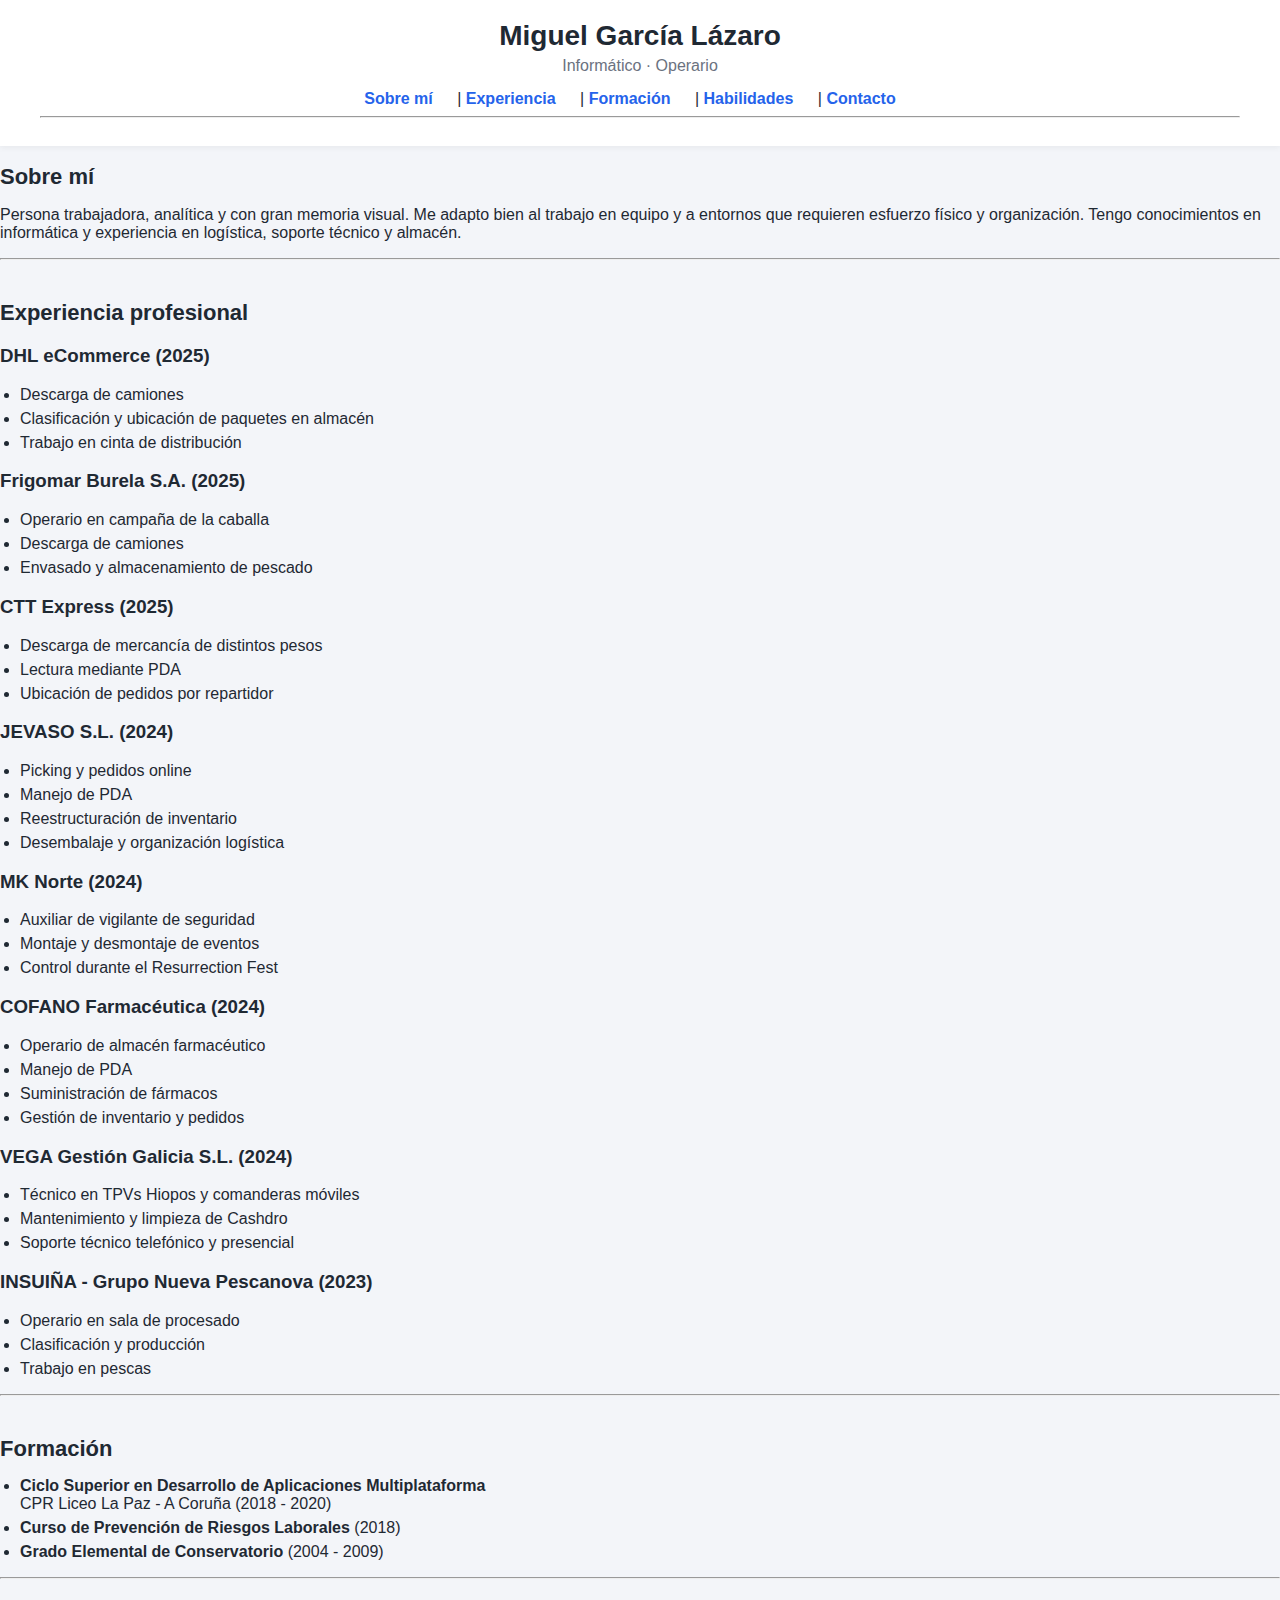
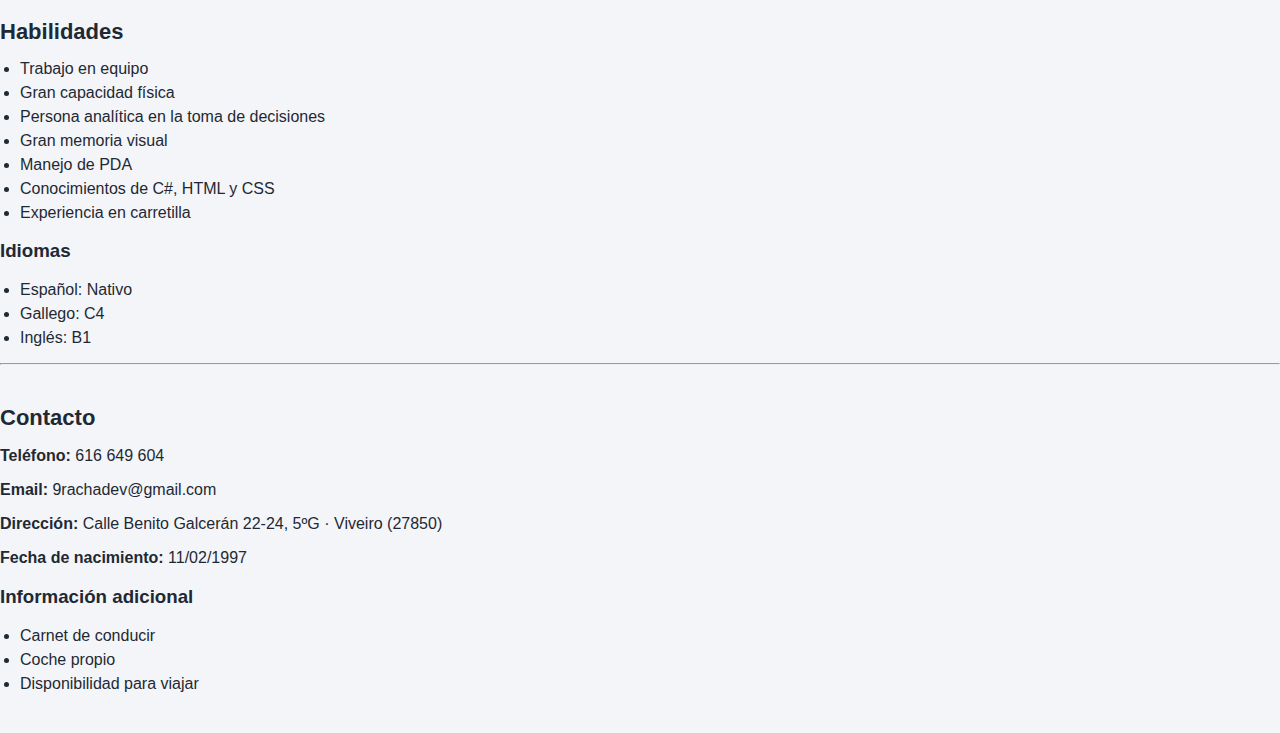
<file: CURRICULUM WEB/Index.html>
<!DOCTYPE html>
<html lang="es">
<head>
    <meta charset="UTF-8">
    <title>Currículum - Miguel García Lázaro</title>
    <!-- ENLACE AL CSS -->
    <link rel="stylesheet" href="style.css">
</head>
<body>

    <!-- CABECERA -->
    <header>
        <h1>Miguel García Lázaro</h1>
        <p>Informático · Operario</p>

        <nav>
            <a href="#sobre-mi">Sobre mí</a> |
            <a href="#experiencia">Experiencia</a> |
            <a href="#formacion">Formación</a> |
            <a href="#habilidades">Habilidades</a> |
            <a href="#contacto">Contacto</a>
        </nav>
        <hr>
    </header>

    <!-- SOBRE MI -->
    <section id="sobre-mi">
        <h2>Sobre mí</h2>

        <p>
            Persona trabajadora, analítica y con gran memoria visual.
            Me adapto bien al trabajo en equipo y a entornos que requieren
            esfuerzo físico y organización. Tengo conocimientos en informática
            y experiencia en logística, soporte técnico y almacén.
        </p>
        <hr>
    </section>

    <!-- EXPERIENCIA -->
    <section id="experiencia">
        <h2>Experiencia profesional</h2>

        <h3>DHL eCommerce (2025)</h3>
        <ul>
            <li>Descarga de camiones</li>
            <li>Clasificación y ubicación de paquetes en almacén</li>
            <li>Trabajo en cinta de distribución</li>
        </ul>

        <h3>Frigomar Burela S.A. (2025)</h3>
        <ul>
            <li>Operario en campaña de la caballa</li>
            <li>Descarga de camiones</li>
            <li>Envasado y almacenamiento de pescado</li>
        </ul>

        <h3>CTT Express (2025)</h3>
        <ul>
            <li>Descarga de mercancía de distintos pesos</li>
            <li>Lectura mediante PDA</li>
            <li>Ubicación de pedidos por repartidor</li>
        </ul>

        <h3>JEVASO S.L. (2024)</h3>
        <ul>
            <li>Picking y pedidos online</li>
            <li>Manejo de PDA</li>
            <li>Reestructuración de inventario</li>
            <li>Desembalaje y organización logística</li>
        </ul>

        <h3>MK Norte (2024)</h3>
        <ul>
            <li>Auxiliar de vigilante de seguridad</li>
            <li>Montaje y desmontaje de eventos</li>
            <li>Control durante el Resurrection Fest</li>
        </ul>

        <h3>COFANO Farmacéutica (2024)</h3>
        <ul>
            <li>Operario de almacén farmacéutico</li>
            <li>Manejo de PDA</li>
            <li>Suministración de fármacos</li>
            <li>Gestión de inventario y pedidos</li>
        </ul>

        <h3>VEGA Gestión Galicia S.L. (2024)</h3>
        <ul>
            <li>Técnico en TPVs Hiopos y comanderas móviles</li>
            <li>Mantenimiento y limpieza de Cashdro</li>
            <li>Soporte técnico telefónico y presencial</li>
        </ul>

        <h3>INSUIÑA - Grupo Nueva Pescanova (2023)</h3>
        <ul>
            <li>Operario en sala de procesado</li>
            <li>Clasificación y producción</li>
            <li>Trabajo en pescas</li>
        </ul>

        <hr>
    </section>

    <!-- FORMACION -->
    <section id="formacion">
        <h2>Formación</h2>

        <ul>
            <li>
                <strong>Ciclo Superior en Desarrollo de Aplicaciones Multiplataforma</strong><br>
                CPR Liceo La Paz - A Coruña (2018 - 2020)
            </li>
            <li>
                <strong>Curso de Prevención de Riesgos Laborales</strong> (2018)
            </li>
            <li>
                <strong>Grado Elemental de Conservatorio</strong> (2004 - 2009)
            </li>
        </ul>

        <hr>
    </section>

    <!-- HABILIDADES -->
    <section id="habilidades">
        <h2>Habilidades</h2>

        <ul>
            <li>Trabajo en equipo</li>
            <li>Gran capacidad física</li>
            <li>Persona analítica en la toma de decisiones</li>
            <li>Gran memoria visual</li>
            <li>Manejo de PDA</li>
            <li>Conocimientos de C#, HTML y CSS</li>
            <li>Experiencia en carretilla</li>
        </ul>

        <h3>Idiomas</h3>
        <ul>
            <li>Español: Nativo</li>
            <li>Gallego: C4</li>
            <li>Inglés: B1</li>
        </ul>

        <hr>
    </section>

    <!-- CONTACTO -->
    <section id="contacto">
        <h2>Contacto</h2>

        <p><strong>Teléfono:</strong> 616 649 604</p>
        <p><strong>Email:</strong> 9rachadev@gmail.com</p>
        <p><strong>Dirección:</strong> Calle Benito Galcerán 22-24, 5ºG · Viveiro (27850)</p>
        <p><strong>Fecha de nacimiento:</strong> 11/02/1997</p>

        <h3>Información adicional</h3>
        <ul>
            <li>Carnet de conducir</li>
            <li>Coche propio</li>
            <li>Disponibilidad para viajar</li>
        </ul>
    </section>

</body>
</html>
</file>
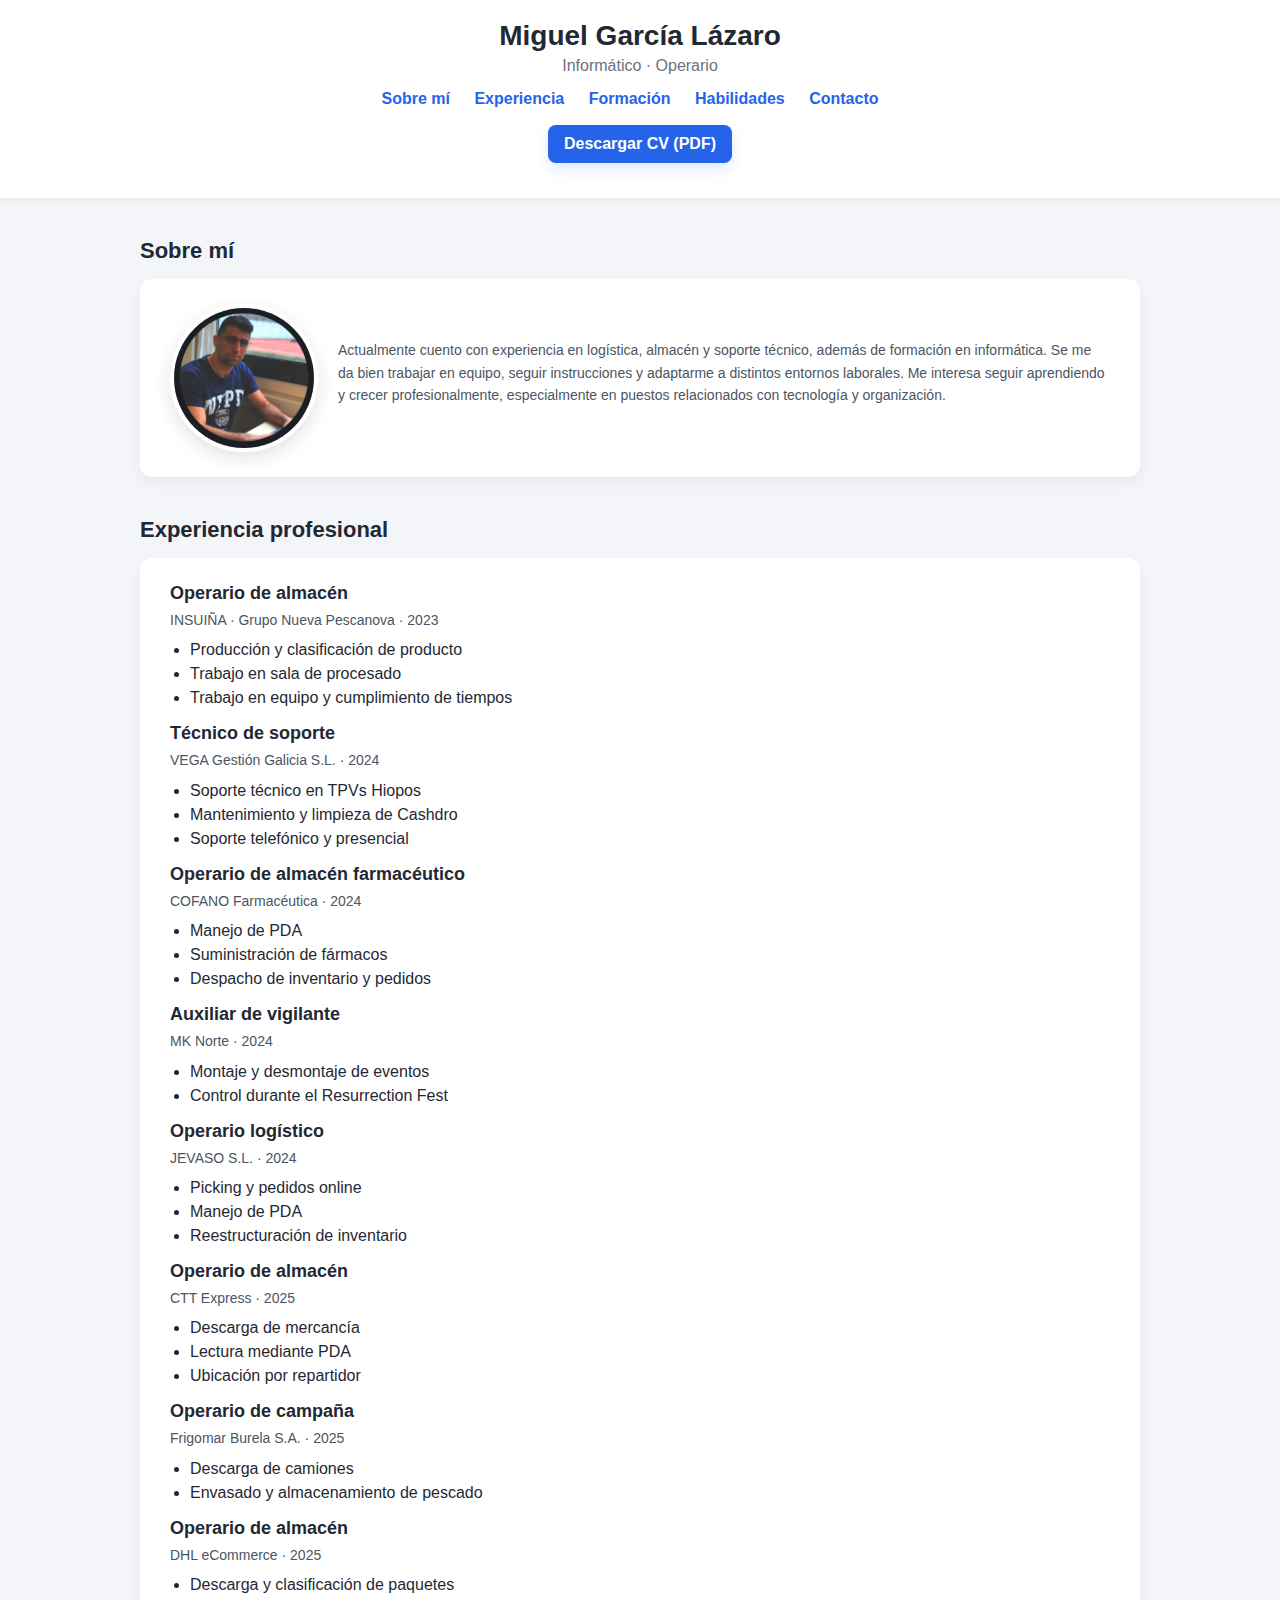
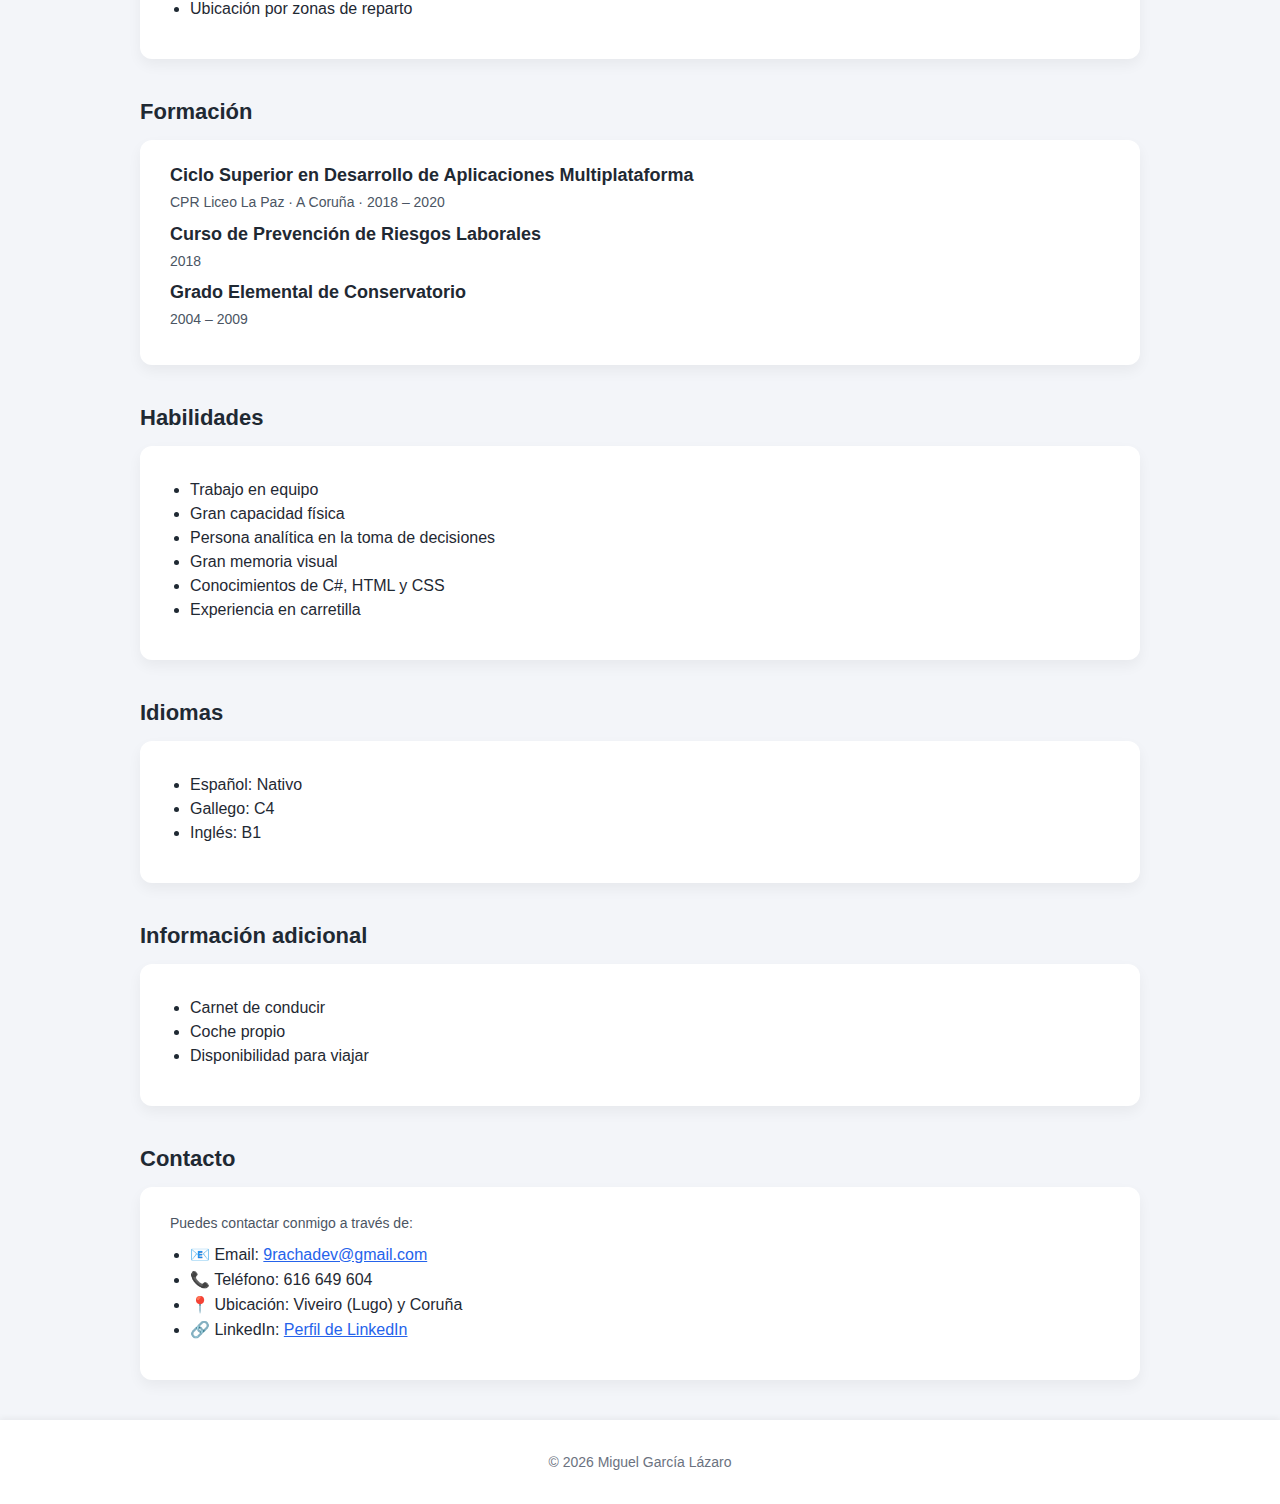
<file: CURRICULUM WEB/Prueba.html>
<!DOCTYPE html>
<html lang="es">
<head>
    <meta charset="UTF-8">
    <title>CV Online - Miguel García Lázaro</title>
    <!-- ENLACE AL CSS -->
    <link rel="stylesheet" href="style.css">
</head>
<body>

<!-- HEADER -->
<header>
    <h1>Miguel García Lázaro</h1>
    <p>Informático · Operario</p>

    <nav>
        <a href="#sobre-mi">Sobre mí</a>
        <a href="#experiencia">Experiencia</a>
        <a href="#formacion">Formación</a>
        <a href="#habilidades">Habilidades</a>
        <a href="#contacto">Contacto</a>
    </nav>
    <p>
        <a href="Curriculum.pdf" target="_blank" download class="btn-download">Descargar CV (PDF)</a>
    </p>
</header>

<main>

<section id="sobre-mi">
    <h2>Sobre mí</h2>

    <div class="card bio-card">
        <div class="profile-container">
            <img src="foto.png" alt="Foto de perfil de Miguel García Lázaro" class="profile-img">
        </div>

        <article class="bio-text">
            <p>
                Actualmente cuento con experiencia en logística, almacén y soporte técnico,
                además de formación en informática. Se me da bien trabajar en equipo,
                seguir instrucciones y adaptarme a distintos entornos laborales.
                Me interesa seguir aprendiendo y crecer profesionalmente,
                especialmente en puestos relacionados con tecnología y organización.
            </p>
        </article>
    </div>
</section>

<!-- EXPERIENCIA -->
<section id="experiencia">
    <h2>Experiencia profesional</h2>

    <div class="card">
        <article>
            <h3>Operario de almacén</h3>
            <p>INSUIÑA · Grupo Nueva Pescanova · 2023</p>
            <ul>
                <li>Producción y clasificación de producto</li>
                <li>Trabajo en sala de procesado</li>
                <li>Trabajo en equipo y cumplimiento de tiempos</li>
            </ul>
        </article>

        <article>
            <h3>Técnico de soporte</h3>
            <p>VEGA Gestión Galicia S.L. · 2024</p>
            <ul>
                <li>Soporte técnico en TPVs Hiopos</li>
                <li>Mantenimiento y limpieza de Cashdro</li>
                <li>Soporte telefónico y presencial</li>
            </ul>
        </article>

        <article>
            <h3>Operario de almacén farmacéutico</h3>
            <p>COFANO Farmacéutica · 2024</p>
            <ul>
                <li>Manejo de PDA</li>
                <li>Suministración de fármacos</li>
                <li>Despacho de inventario y pedidos</li>
            </ul>
        </article>

        <article>
            <h3>Auxiliar de vigilante</h3>
            <p>MK Norte · 2024</p>
            <ul>
                <li>Montaje y desmontaje de eventos</li>
                <li>Control durante el Resurrection Fest</li>
            </ul>
        </article>

        <article>
            <h3>Operario logístico</h3>
            <p>JEVASO S.L. · 2024</p>
            <ul>
                <li>Picking y pedidos online</li>
                <li>Manejo de PDA</li>
                <li>Reestructuración de inventario</li>
            </ul>
        </article>

        <article>
            <h3>Operario de almacén</h3>
            <p>CTT Express · 2025</p>
            <ul>
                <li>Descarga de mercancía</li>
                <li>Lectura mediante PDA</li>
                <li>Ubicación por repartidor</li>
            </ul>
        </article>

        <article>
            <h3>Operario de campaña</h3>
            <p>Frigomar Burela S.A. · 2025</p>
            <ul>
                <li>Descarga de camiones</li>
                <li>Envasado y almacenamiento de pescado</li>
            </ul>
        </article>

        <article>
            <h3>Operario de almacén</h3>
            <p>DHL eCommerce · 2025</p>
            <ul>
                <li>Descarga y clasificación de paquetes</li>
                <li>Ubicación por zonas de reparto</li>
            </ul>
        </article>
    </div>
</section>

<!-- FORMACION -->
<section id="formacion">
    <h2>Formación</h2>

    <div class="card">
        <article>
            <h3>Ciclo Superior en Desarrollo de Aplicaciones Multiplataforma</h3>
            <p>CPR Liceo La Paz · A Coruña · 2018 – 2020</p>
        </article>

        <article>
            <h3>Curso de Prevención de Riesgos Laborales</h3>
            <p>2018</p>
        </article>

        <article>
            <h3>Grado Elemental de Conservatorio</h3>
            <p>2004 – 2009</p>
        </article>
    </div>
</section>

<!-- HABILIDADES -->
<section id="habilidades">
    <h2>Habilidades</h2>

    <div class="card">
        <ul>
            <li>Trabajo en equipo</li>
            <li>Gran capacidad física</li>
            <li>Persona analítica en la toma de decisiones</li>
            <li>Gran memoria visual</li>
            <li>Conocimientos de C#, HTML y CSS</li>
            <li>Experiencia en carretilla</li>
        </ul>
    </div>
</section>

<!-- IDIOMAS -->
<section id="idiomas">
<h2>Idiomas</h2>
<div class="card">
        <ul>
            <li>Español: Nativo</li>
            <li>Gallego: C4</li>
            <li>Inglés: B1</li>
        </ul>
    </div>
</section>

<!-- Información adicional -->
<section>
    <h2>Información adicional</h2>
    <div class="card">
        <ul>
            <li>Carnet de conducir</li>
            <li>Coche propio</li>
            <li>Disponibilidad para viajar</li>
        </ul>
    </div>
</section>

<!-- CONTACTO -->
<section id="contacto">
    <h2>Contacto</h2>

    <div class="card">
        <p>Puedes contactar conmigo a través de:</p>

        <ul>
            <li>📧 Email: <a href="mailto:9rachadev@gmail.com">9rachadev@gmail.com</a></li>
            <li>📞 Teléfono: 616 649 604</li>
            <li>📍 Ubicación: Viveiro (Lugo) y Coruña </li>
            <li>🔗 LinkedIn: <a href="https://www.linkedin.com/in/miguel-garc%C3%ADa-62a13613b/" target="_blank">Perfil de LinkedIn</a></li>
        </ul>
    </div>
</section>

</main>

<footer>
    <p>© 2026 Miguel García Lázaro </p>
</footer>

</body>
</html>
</file>
<file: CURRICULUM WEB/style.css>
/* =========================
   ESTILOS GENERALES DEL BODY
   ========================= */

/* Estilos base de toda la página */
body {
    margin: 0; /* Elimina el margen por defecto del navegador */
    font-family: Arial, Helvetica, sans-serif; /* Fuente limpia y legible */
    background-color: #f3f5f9; /* Color de fondo gris claro */
    color: #1f2933; /* Color principal del texto */
    cursor: crosshair; /* Cursor diferente en toda la página */
}

/* =========================
   CABECERA (HEADER)
   ========================= */

/* Contenedor del encabezado */
header {
    background-color: #ffffff; /* Fondo blanco */
    padding: 20px 40px; /* Espaciado interno */
    box-shadow: 0 2px 6px rgba(0,0,0,0.05); /* Sombra suave inferior */
    text-align: center; /* Centra el contenido del header */
}

/* Nombre principal */
header h1 {
    margin: 0; /* Quita márgenes por defecto */
    font-size: 28px; /* Tamaño grande para destacar el nombre */
}

/* Subtítulo del header */
header p {
    margin: 5px 0 15px; /* Espaciado vertical */
    color: #6b7280; /* Color gris secundario */
}

/* Enlaces del menú de navegación */
nav a {
    margin-right: 20px; /* Separación entre enlaces */
    text-decoration: none; /* Quita el subrayado */
    color: #2563eb; /* Color azul */
    cursor: pointer; /* Cursor de mano sobre enlaces */
    font-weight: bold; /* Texto en negrita */
}

/* Efecto al pasar el ratón por el menú */
nav a:hover {
    text-decoration: underline; /* Subraya al hacer hover */
}

/* Botón de descarga de CV */
.btn-download {
    display: inline-block;
    margin-top: 12px;
    background-color: #2563eb;
    color: #ffffff;
    padding: 10px 16px;
    border-radius: 8px;
    text-decoration: none;
    font-weight: 600;
    box-shadow: 0 6px 14px rgba(37,99,235,0.14);
    transition: background-color 150ms ease, transform 150ms ease;
}

.btn-download:hover {
    background-color: #1e4fd8;
    transform: translateY(-2px);
}

/* =========================
   CONTENIDO PRINCIPAL
   ========================= */

/* Contenedor principal del contenido */
main {
    max-width: 1000px; /* Ancho máximo */
    margin: 40px auto; /* Centra el contenido */
    padding: 0 20px; /* Margen lateral en pantallas pequeñas */
}

/* Separación entre secciones */
section {
    margin-bottom: 40px;
}

/* Títulos de cada sección */
section h2 {
    font-size: 22px;
    margin-bottom: 15px;
}

/* =========================
   TARJETAS (CARDS)
   ========================= */

/* Estilo de las cajas blancas */
.card {
    background-color: #ffffff; /* Fondo blanco */
    border-radius: 10px; /* Bordes redondeados */
    padding: 20px 25px; /* Espaciado interno */
    margin-bottom: 20px; /* Separación entre tarjetas */
    box-shadow: 0 4px 10px rgba(0,0,0,0.04); /* Sombra ligera */
}

/* Títulos dentro de las tarjetas */
.card h3 {
    margin-top: 0;
    margin-bottom: 5px;
    font-size: 18px;
}

/* Texto descriptivo dentro de tarjetas */
.card p {
    margin: 0 0 10px;
    font-size: 14px;
    color: #6b7280;
}

/* =========================
   LISTAS GENERALES
   ========================= */

/* Estilo base de listas */
ul {
    padding-left: 20px; /* Sangría */
    margin-top: 10px;
}

/* Separación entre elementos de lista */
ul li {
    margin-bottom: 6px;
}

/* =========================
   HABILIDADES
   ========================= */

/* Quita los puntos de la lista de habilidades */
.skills {
    list-style: none;
    padding: 0;
}

/* Estilo de cada habilidad */
.skills li {
    background-color: #f8fafc; /* Fondo gris muy claro */
    border: 1px solid #e5e7eb; /* Borde suave */
    border-radius: 8px; /* Bordes redondeados */
    padding: 10px 15px; /* Espaciado interno */
    margin-bottom: 10px;
}

/* =========================
   FOOTER
   ========================= */

/* Pie de página */
footer {
    background-color: #ffffff;
    text-align: center; /* Centra el texto */
    padding: 20px;
    color: #6b7280;
    font-size: 14px;
    box-shadow: 0 -2px 6px rgba(0,0,0,0.05); /* Sombra superior */
}

/* =========================
   ENLACES GENERALES
   ========================= */

/* Color global de los enlaces */
a {
    color: #2563eb;
}

/* Fondo general de la página */
body {
    background-color: #f3f5f9;
}

/* Secciones centradas */
section {
    margin-bottom: 40px;
}

/* Tarjetas blancas (LO MÁS IMPORTANTE) */
.card {
    background-color: #ffffff;
    border-radius: 12px;
    padding: 25px 30px;
    margin-bottom: 20px;
    box-shadow: 0 6px 14px rgba(0, 0, 0, 0.05);
}

/* Texto dentro de tarjetas */
.card p {
    color: #4b5563;
    line-height: 1.6;
}

/* Estilos para la sección Sobre mí */
.bio-card {
    display: flex;
    align-items: center;
    gap: 20px;
}

.profile-container {
    flex-shrink: 0;
}

.bio-text {
    flex: 1;
}

/* Imagen de perfil */
.profile-img {
    width: 140px;
    height: 140px;
    border-radius: 50%;
    object-fit: cover;
    border: 4px solid #ffffff; /* Borde blanco alrededor de la foto */
    box-shadow: 0 6px 18px rgba(16,24,40,0.12); /* Sombra suave */
    transition: transform 180ms ease, box-shadow 180ms ease;
}

.profile-img:hover {
    transform: translateY(-4px) scale(1.02);
    box-shadow: 0 12px 30px rgba(16,24,40,0.18);
}

.profile-container {
    display: flex;
    align-items: center;
    justify-content: center;
}

@media (max-width: 600px) {
    .bio-card {
        flex-direction: column;
        text-align: center;
    }

    .profile-img {
        width: 120px;
        height: 120px;
    }

    .bio-text {
        padding-top: 10px;
    }
}
</file>
